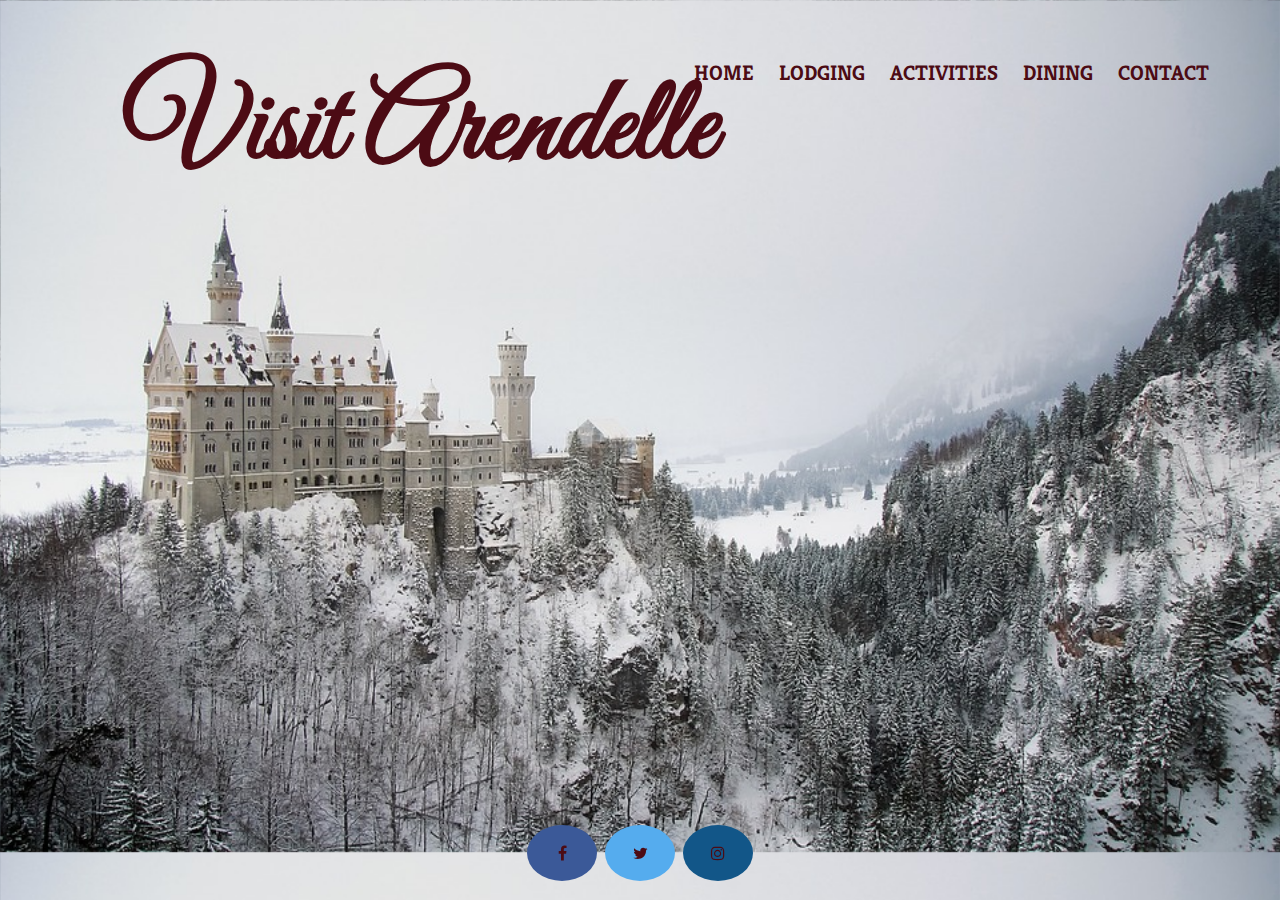
<file: index.html>
<!DOCTYPE HTML>
<html>
    
<head>
    <link href="css/stylesheet.css" rel="stylesheet" type="text/css"/>
    <link href="https://fonts.googleapis.com/css?family=Dancing+Script:700|Great+Vibes|Josefin+Sans|Kreon" rel="stylesheet"/>
    <link rel="stylesheet" href="https://cdnjs.cloudflare.com/ajax/libs/font-awesome/4.7.0/css/font-awesome.min.css">
    <title>Visit Arendelle</title>
    <style>
        body{
            background-image:url("images/home.jpg");
            background-size:cover;
        }
    </style>
</head>  

<body>
    
    <!--header below-->
    <div class="logo">
        <h1><a href="index.html">Visit Arendelle</a></h1>
    </div>
    
    <!--navigation bar below-->
    
    <div class="navigation">
        <div> <a href="index.html">HOME</a></div>
        <div> <a href="lodging.html">LODGING</a></div>
        <div> <a href="activities.html">ACTIVITIES</a></div>
        <div> <a href="dining.html">DINING</a></div>
        <div> <a href="contact.html">CONTACT</a></div>
    </div>
    
    <!--footer icon[s]below!-->
    <div class="footer">
        <a href="https://www.facebook.com" class="fa fa-facebook"></a>
        <a href="https://www.twitter.com" class="fa fa-twitter"></a>
        <a href="https://www.instagram.com" class="fa fa-instagram"></a>
    </div>
    
</body>    

</html>
</file>
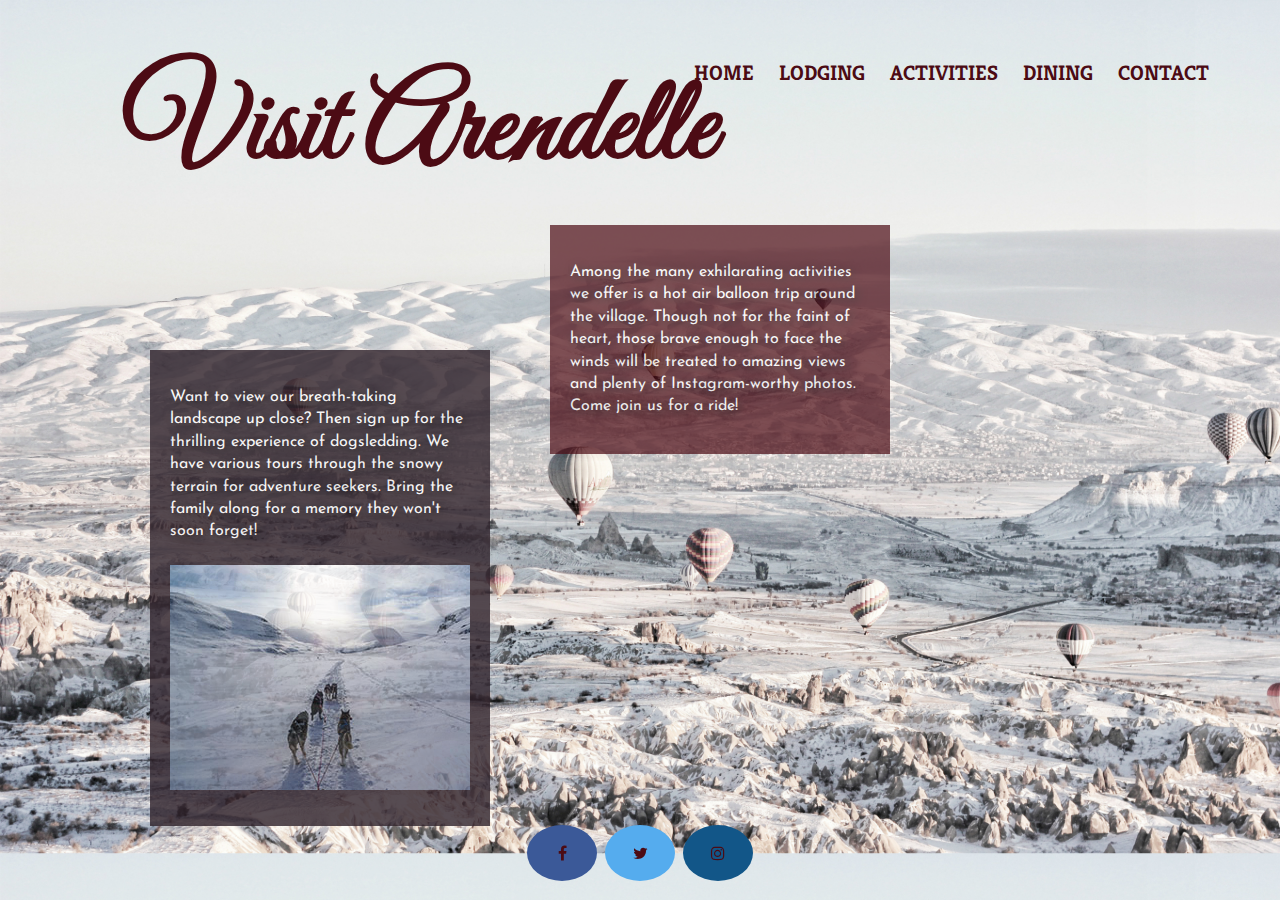
<file: activities.html>
<!DOCTYPE HTML>
<html>
    
<head>
    <link href="css/stylesheet.css" rel="stylesheet" type="text/css"/>
    <link href="https://fonts.googleapis.com/css?family=Dancing+Script:700|Great+Vibes|Josefin+Sans|Kreon" rel="stylesheet"/>
    <link rel="stylesheet" href="https://cdnjs.cloudflare.com/ajax/libs/font-awesome/4.7.0/css/font-awesome.min.css">
    <title>Activities at Arendelle</title>
    <style>
        body{
            background-image:url("images/activities1.jpg");
            background-size:cover;
        }
    </style>
</head>  

<body>
    <!--header below-->
    <div class="logo">
        <h1><a href="index.html">Visit Arendelle</a></h1>
    </div>
    
    <!--navigation bar below-->
    <div class="navigation">
        <div> <a href="index.html">HOME</a></div>
        <div> <a href="lodging.html">LODGING</a></div>
        <div> <a href="activities.html">ACTIVITIES</a></div>
        <div> <a href="dining.html">DINING</a></div>
        <div> <a href="contact.html">CONTACT</a></div>
    </div>
    
     <!--page content below-->
    <div class="activitiesdescription">
        <p>Among the many exhilarating activities we offer is a hot air balloon trip around the village. Though 
        not for the faint of heart, those brave enough to face the winds will be treated to amazing 
        views and plenty of Instagram-worthy photos.  Come join us for a ride!
        </p>
    </div>
    
    <div class="activitiesdescription2">
        <p>Want to view our breath-taking 
        landscape up close? Then sign up for the thrilling experience 
        of dogsledding. We have various tours through the snowy terrain for adventure seekers. 
        Bring the family along for a memory they won't soon forget!  <br><br><a href="dogsledding.html" target="_blank">
        <img width="300" height="225" border="0" align="center" src="images/activities2small.jpg"/>
    </a></p>    
    </div>
    
    <!--footer below-->
    <div class="footer">
        <a href="https://www.facebook.com" class="fa fa-facebook"></a>
        <a href="https://www.twitter.com" class="fa fa-twitter"></a>
        <a href="https://www.instagram.com" class="fa fa-instagram"></a>
    </div>
    
</body>    
    
</html>
</file>
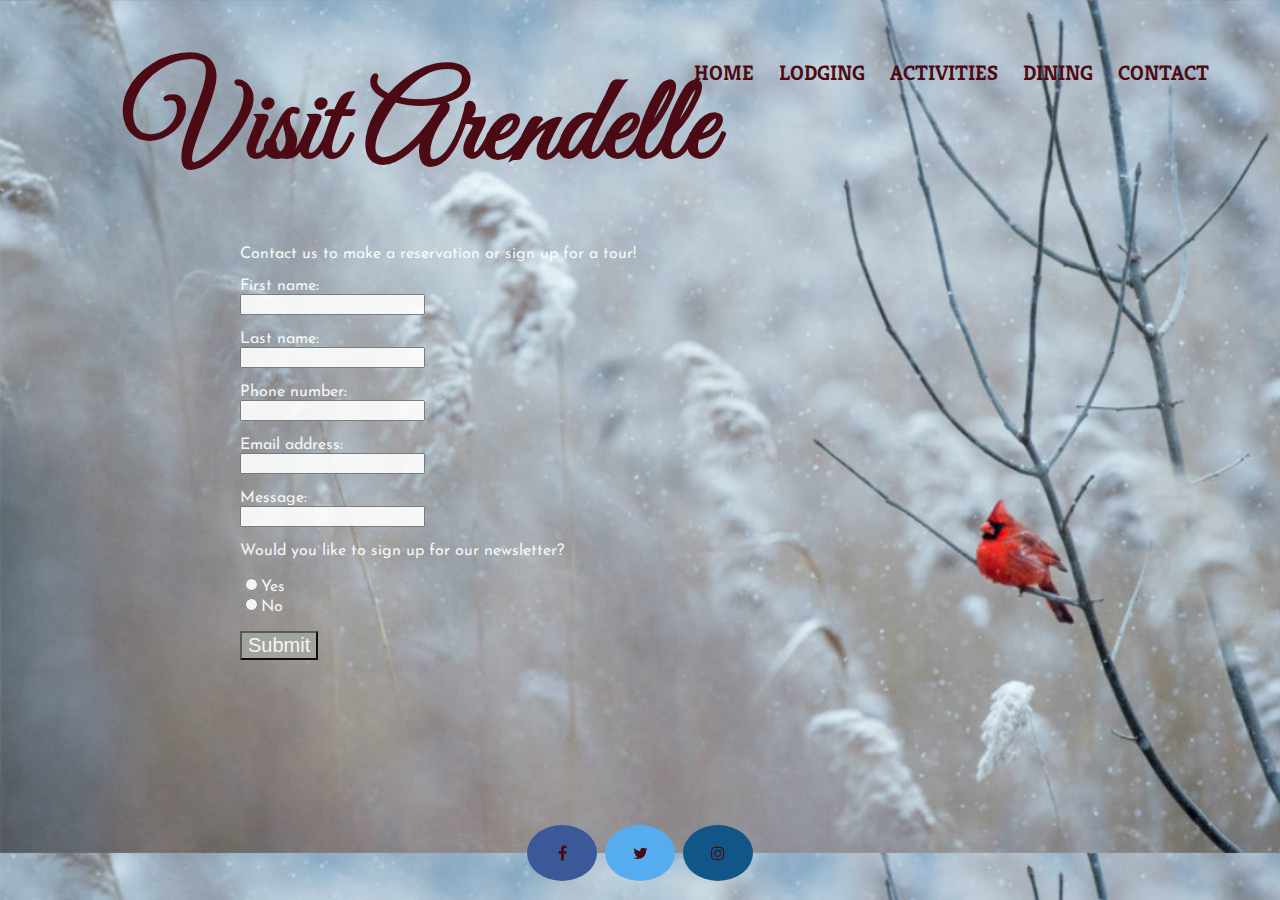
<file: contact.html>
<!DOCTYPE HTML>
<html>
    
<head>
    <link href="css/stylesheet.css" rel="stylesheet" type="text/css"/>
    <link href="https://fonts.googleapis.com/css?family=Dancing+Script:700|Great+Vibes|Josefin+Sans|Kreon" rel="stylesheet"/>
    <link rel="stylesheet" href="https://cdnjs.cloudflare.com/ajax/libs/font-awesome/4.7.0/css/font-awesome.min.css">
    <title>Contact Arendelle</title>
    <style>
        body{
            background-image:url("images/contact.jpg");
            background-size:cover;
        }
    </style>
</head>

<body>
    <!--header below-->
    <div class="logo">
        <h1><a href="index.html">Visit Arendelle</a></h1>
    </div>
     
    <!--navigation bar below-->
    <div class="navigation">
        <div> <a href="index.html">HOME</a></div>
        <div> <a href="lodging.html">LODGING</a></div>
        <div> <a href="activities.html">ACTIVITIES</a></div>
        <div> <a href="dining.html">DINING</a></div>
        <div> <a href="contact.html">CONTACT</a></div>
    </div>
    
    <!--page content below-->
    <div class="contactbox">
        <div class="text">
            <p>Contact us to make a reservation or sign up for a tour!</p>
        </div>
   
        <form>
            First name:<br>
            <input type="text"
            name="first name">
            <br>
            <br>
            Last name:<br>
            <input type="text"
            name="last name">
            <br>
            <br>
            Phone number:<br>
            <input type="text"
            name="phone number">
            <br>
            <br>
            Email address:<br>
            <input type="email"
            name="email address">
            <br>
            <br>
            Message:<br>
            <input type="text"
            name="message">
            <p>Would you like to sign up for our newsletter?</p>
            <input type="radio" name="newsletter" value="yes">Yes
            <br>
            <input type="radio" name="newsletter" value="no">No
            <br>
            <br>
            <input type="submit" value="Submit" style="font-size: 20px; color: #ffffff; background-color: #a2a79e">
        </form>
    </div>
    
     <!--footer ikon[s]below!-->
    <div class="footer">
        <a href="https://www.facebook.com" class="fa fa-facebook"></a>
        <a href="https://www.twitter.com" class="fa fa-twitter"></a>
        <a href="https://www.instagram.com" class="fa fa-instagram"></a>
    </div>
    
</body>    

</html>
</file>
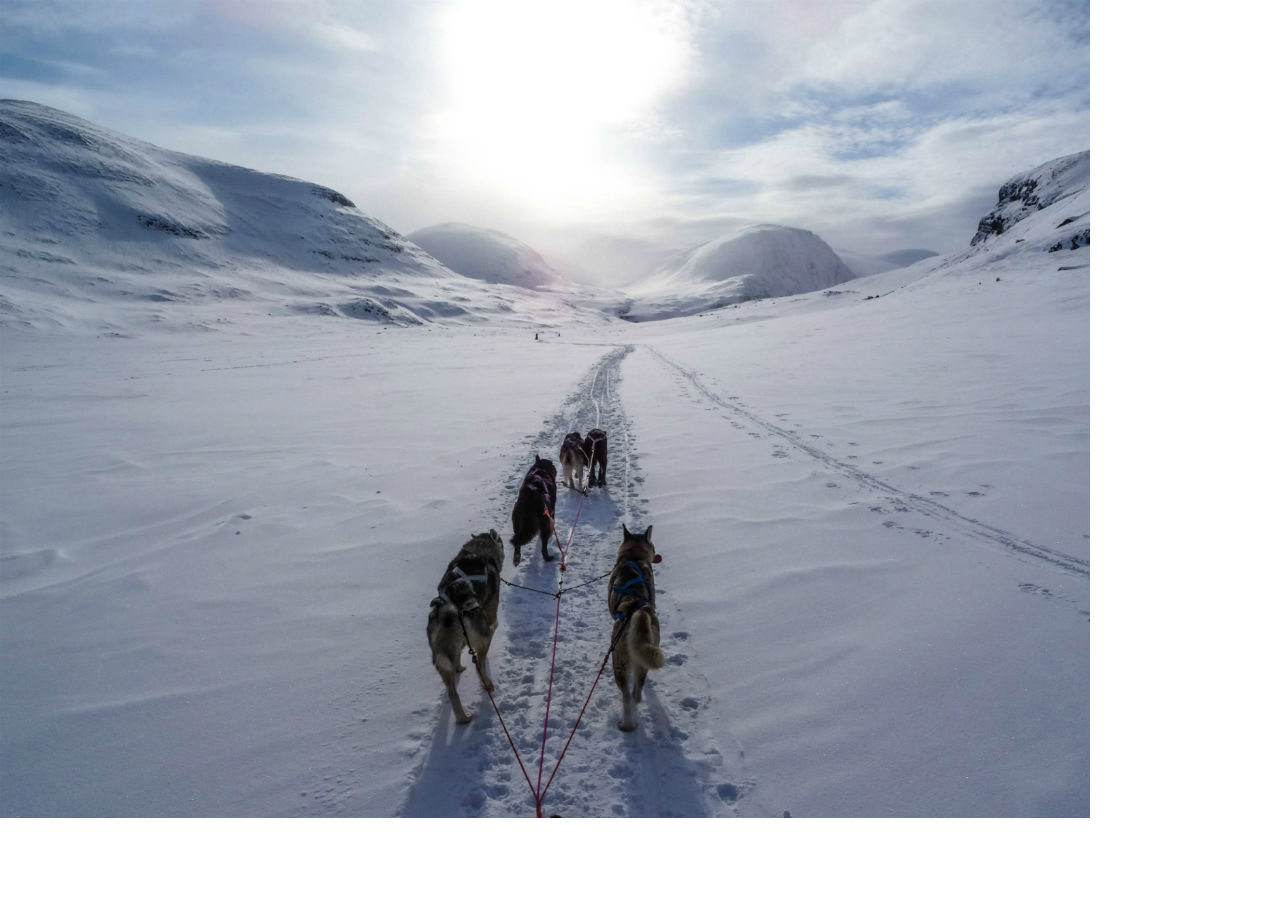
<file: dogsledding.html>
<!DOCTYPE HTML>
<html>
<head>
    <link href="css/stylesheet.css" rel="stylesheet" type="text/css"/>
    <title>Dogsledding</title>
</head>  
<body>
    <img src="images/activities2.jpg"/>
</body>
</html>
</file>
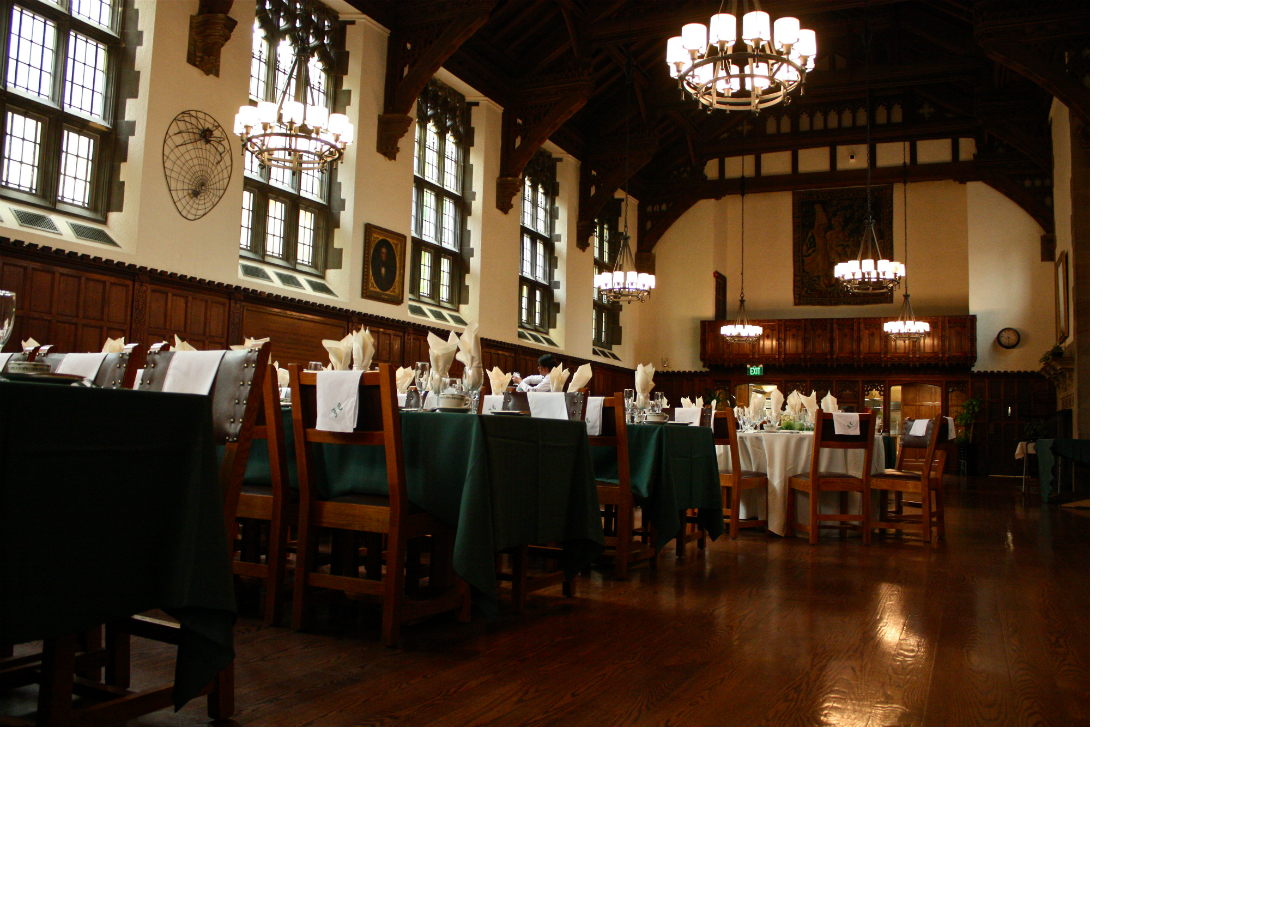
<file: interiorview.html>
<!DOCTYPE HTML>
<html>
<head>
    <link href="css/stylesheet.css" rel="stylesheet" type="text/css"/>
    <title>Interior View of Dining Hall</title>
</head>  
<body>
    <img src="images/dining1.jpg"/>
</body>
</html>
</file>
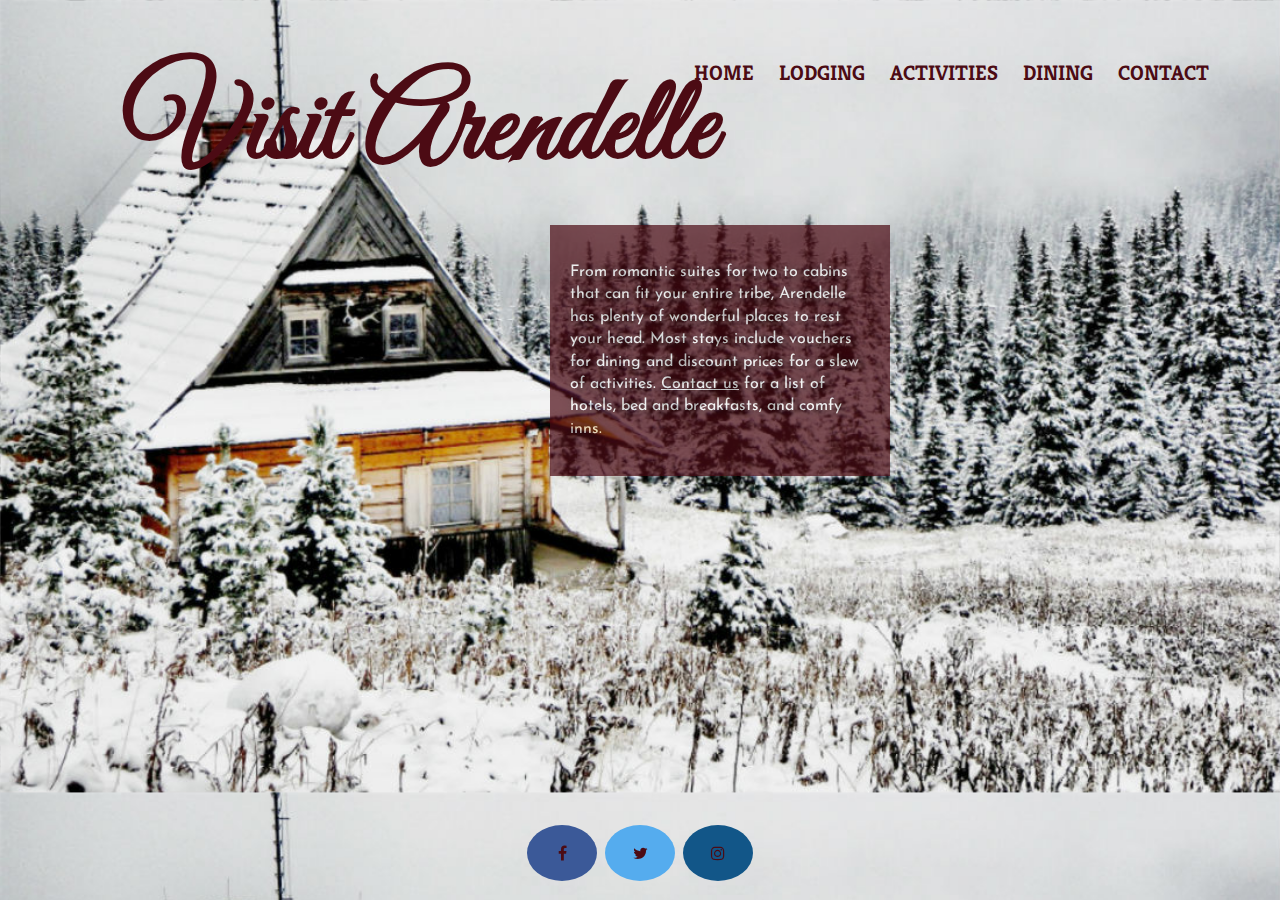
<file: lodging.html>
<!DOCTYPE HTML>
<html>
    
<head>
    <link href="css/stylesheet.css" rel="stylesheet" type="text/css"/>
    <link href="https://fonts.googleapis.com/css?family=Dancing+Script:700|Great+Vibes|Josefin+Sans|Kreon" rel="stylesheet"/>
    <link rel="stylesheet" href="https://cdnjs.cloudflare.com/ajax/libs/font-awesome/4.7.0/css/font-awesome.min.css">
    <title>Lodging at Arendelle</title>
    <style>
        body{
            background-image:url("images/lodging.jpg");
            background-size:cover;
        }
    </style>
</head>

<body>
        <!--header below-->
    <div class="logo">
        <h1><a href="index.html">Visit Arendelle</a></h1>
    </div>
    
    <!--navigation bar below-->
    
    <div class="navigation">
        <div> <a href="index.html">HOME</a></div>
        <div> <a href="lodging.html">LODGING</a></div>
        <div> <a href="activities.html">ACTIVITIES</a></div>
        <div> <a href="dining.html">DINING</a></div>
        <div> <a href="contact.html">CONTACT</a></div>
    </div>
    
    <!--page content below-->
    <div class="lodgingdescription">
        <p>From romantic suites for two to cabins that can fit your entire tribe, 
        Arendelle has plenty of wonderful places to rest your head. Most stays 
        include vouchers for dining and discount prices for a slew of activities.
    <a href="contact.html"><span style="color: #FFFFFF"><u>Contact us</u></span></a> for a list of hotels, bed and breakfasts, and comfy inns.</p>
    </div>
    
         <!--footer icon[s]below!-->
    <div class="footer">
        <a href="https://www.facebook.com" class="fa fa-facebook"></a>
        <a href="https://www.twitter.com" class="fa fa-twitter"></a>
        <a href="https://www.instagram.com" class="fa fa-instagram"></a>
    </div>
    
</body> 

</html>
</file>
<file: css/stylesheet.css>
/*hex colors: RED #4C0B14 WHITE #FFFFFF ICE BLUE #a2a79e PURPLE #2e212a BLUE GREY #3d4950 LIGHT GREY #bbc0c1*/
/*LOGO = font-family: 'Great Vibes', cursive;
NAV = font-family: 'Dancing Script', cursive;
PARAGRAPHS = font-family: 'Josefin Sans', sans-serif;*/

html,body {
    margin: 0;
    padding: 0;
   }

/*HEADER*/

.logo {
    color: #4C0B14;
    font-family: 'Great Vibes', cursive;
    font-size: 60px;
    position: absolute;
    top: -25px;
    left: 20px;
    width: 800px;
    height:200px;
    text-align: center;
}


/*NAVBAR*/

.navigation div {
     display: inline-block;
     margin:10px;
}

.navigation {
    color: #4C0B14;
    width:70%;
    font-family: 'Kreon', serif;
    font-size: 21px;
    font-weight: bold;
    padding-right: 100px;
    margin-right:200px;
    position:relative;
    top:50px;
    left:600px;
    float:right;
}


/*FOOTER*/

.footer {
    text-align: center;
    position:fixed;
    bottom:50px;
    height:30px;
    width:100%;
}

.fa {
  padding: 20px;
  font-size: 30px;
  width: 30px;
  text-align: center;
  text-decoration: none;
  margin: 5px 2px;
  border-radius: 50%;
}
  
.fa:hover {
    opacity: 0.7;
}

.fa-facebook {
  background: #3B5998;
  color: white;
}

.fa-twitter {
  background: #55ACEE;
  color: white;
}

.fa-instagram {
  background: #125688;
  color: white;
}

/*ALL TEXT LINKS*/

a:link{
  /* unvisited links */
  color: #4C0B14;
  text-decoration: none;
}

/* visited link */
a:visited {
    color: #4C0B14;
}


/*ACTIVITIES PAGE*/

.activitiesdescription{
    background-color: #4C0b14;
    opacity: 0.7;
    color: #FFFFFF;
    display: block;
    padding: 20px;
    position: absolute;
    top: 225px;
    left: 550px;
    font-family: 'Josefin Sans';
    width: 300px;
    line-height: 1.4em;
    text-shadow: 2px 2px 10px #000000;
}

.activitiesdescription2{
    background-color: #2e212a;
    opacity: 0.8;
    color: #FFFFFF;
    display: block;
    padding: 20px;
    position: absolute;
    top: 350px;
    left: 150px;
    font-family: 'Josefin Sans';
    width: 300px;
    line-height: 1.4em;
    text-shadow: 2px 2px 10px #000000;
}

/*DINING PAGE*/

.diningdescription {
    background-color: #4C0b14;
    opacity: 0.7;
    color: #FFFFFF;
    display: block;
    padding: 20px;
    position: absolute;
    top: 225px;
    left: 200px;
    font-family: 'Josefin Sans' ;
    width: 300px;
    line-height: 1.4em;
    text-shadow: 2px 2px 10px #000000;
}

/*LODGING PAGE*/


.lodgingdescription {
    background-color: #4C0b14;
    opacity: 0.7;
    color: #FFFFFF;
    display: block;
    padding: 20px;
    position: absolute;
    top: 225px;
    left: 550px;
    font-family: 'Josefin Sans' ;
    width: 300px;
    line-height: 1.4em;
    text-shadow: 2px 2px 10px #000000;
}

/*CONTACT PAGE*/

.contactbox {
    font-family: 'Josefin Sans';
    position: absolute;
    top: 220px;
    left: 200px;
    color: #FFFFFF;
    padding: 40px;
    padding-top: 10px;
    opacity: 0.9;
}
</file>
